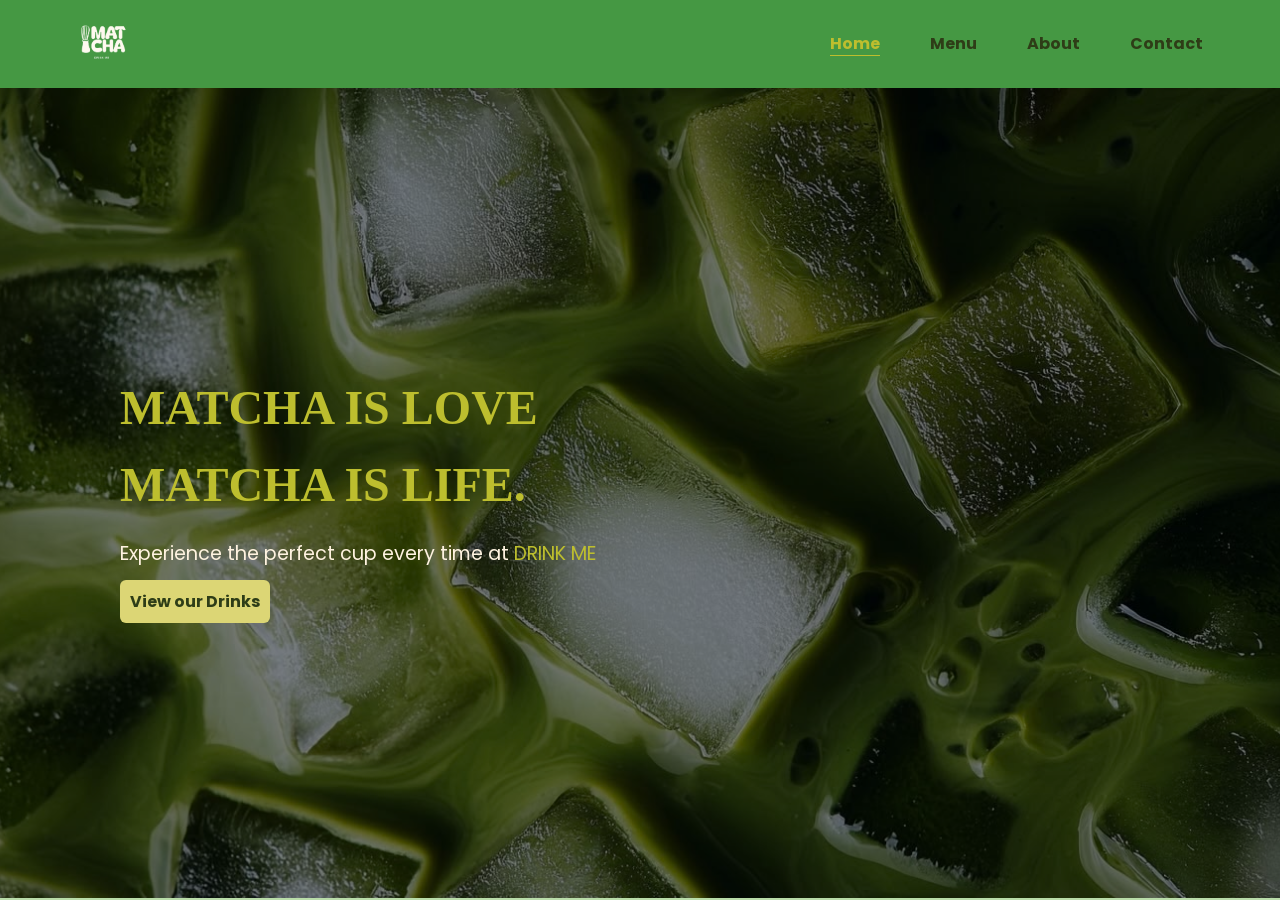
<file: index.html>
<!DOCTYPE html>
<html lang="en">

<head>
    <meta charset="UTF-8">
    <meta name="viewport" content="width=device-width, initial-scale=1.0">
    <title> Drink me </title>
    <link rel="stylesheet" href="Home.css">
    <link href="https://fonts.googleapis.com/css2?family=Playfair+Display:wght@500;700&family=Poppins:wght@300;400;500&display=swap" rel="stylesheet">
</head>
<body>
    <header>
        <nav class="navbar container">
            <div class="logo">
                <img src="logo-removebg-preview.png">
            </div>
            <ul class="nav-link">
                <li><a href="index.html" class="active"> Home </a></li>
                <li><a href="Menu.html" target="_blank"> Menu </a></li>
                <li><a href="About.html" target="_blank"> About </a></li>
                <li><a href="Contact.html" target="_blank"> Contact </a></li>
            </ul>
        </nav>
    </header>
    <section id="home" class="hero">
            <div class="hero-overlay">
                <div class="hero-text">
                    <h1> Matcha is LOVE <br> Matcha is LIFE.</h1>
                    <p> Experience the perfect cup every time at <span> Drink Me </span></p>
                    <a href="Menu.html" class="btn"> View our Drinks </a>
                </div>
            </div>
        </section>
</body>
</html>
</file>
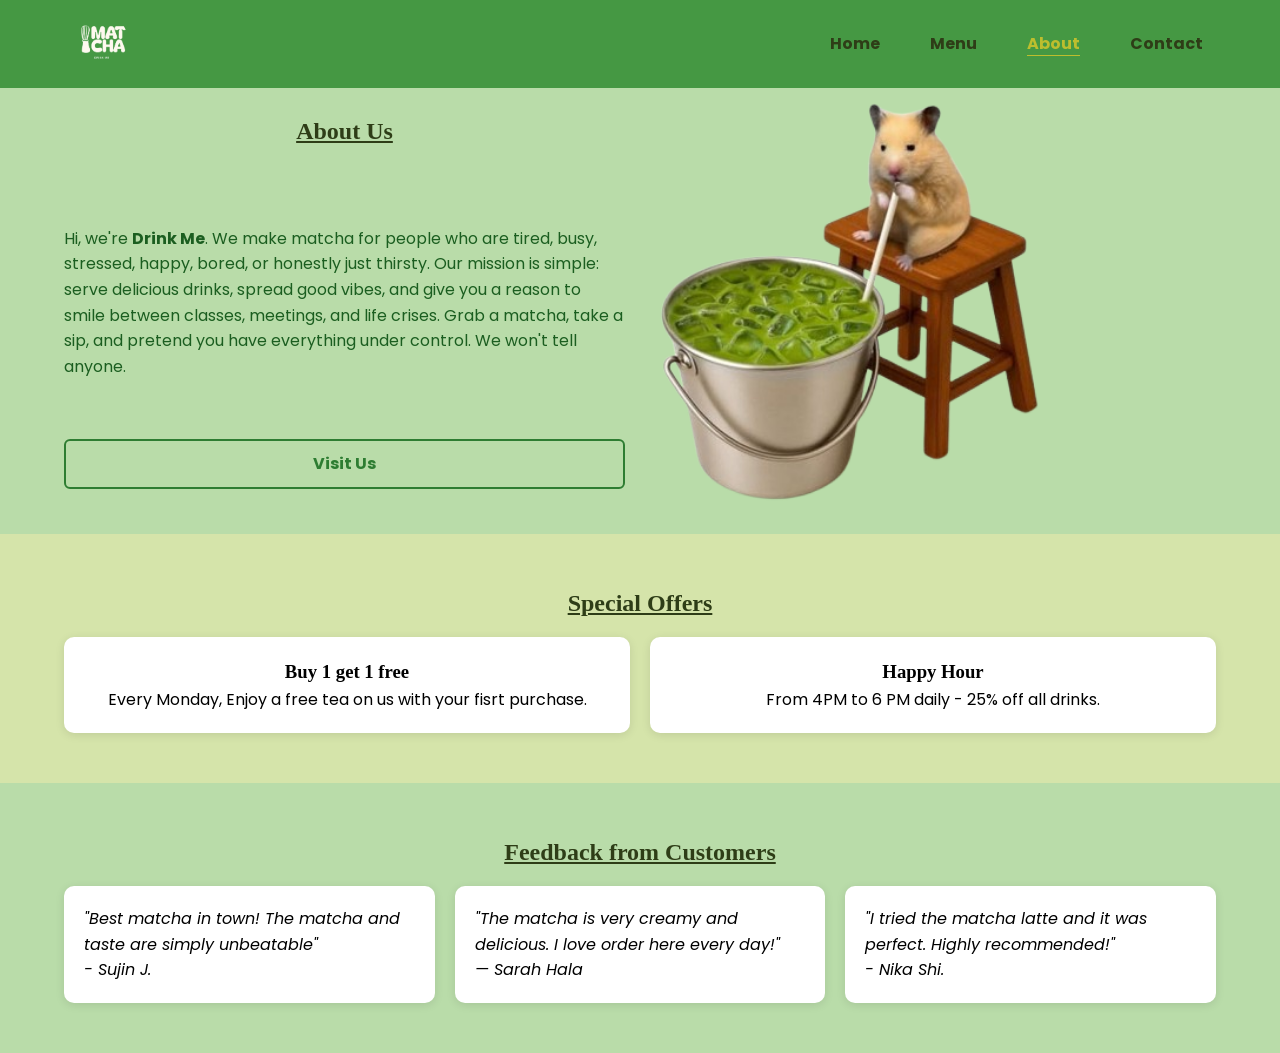
<file: About.html>
<!DOCTYPE html>
<html lang="en">

<head>
    <meta charset="UTF-8">
    <meta name="viewport" content="width=device-width, initial-scale=1.0">
    <title> About Drink me </title>
    <link rel="stylesheet" href="Home.css">
    <link href="https://fonts.googleapis.com/css2?family=Playfair+Display:wght@500;700&family=Poppins:wght@300;400;500&display=swap" rel="stylesheet">
</head>
<body>
    <header>
        <nav class="navbar container">
            <div class="logo">
                <img src="logo-removebg-preview.png">
            </div>
            <ul class="nav-link">
                <li><a href="index.html" target="_blank"> Home </a></li>
                <li><a href="Menu.html" target="_blank"> Menu </a></li>
                <li><a href="About.html" class="active"> About </a></li>
                <li><a href="Contact.html" target="_blank"> Contact </a></li>
            </ul>
        </nav>
    </header>
    <section id="about" class="about container">
            <div class="about-text">
                <h2 class="section-title"> About Us </h2>
                <p>Hi, we're <span> Drink Me</span>. We make matcha for people who are tired, busy, stressed, happy, bored, 
                    or honestly just thirsty. Our mission is simple: serve delicious drinks, spread good vibes, 
                    and give you a reason to smile between classes, meetings, and life crises. Grab a matcha, 
                    take a sip, and pretend you have everything under control. We won't tell anyone.</p>
                <a href="Contact.html" class="btn secondary-btn"> Visit Us </a>
            </div>
            <div class="about-img">
                <img src="about_us-removebg-preview.png" atl="About D-Cafe">
            </div>
        </section>
        <section id="offers" class="offers">
            <div class=" container">
                <h2 class="section-title"> Special Offers </h2>
                <div class="offers-grid">
                    <div class="offers-card"> 
                        <h3> Buy 1 get 1 free </h3>
                        <p> Every Monday, Enjoy a free tea on us with your fisrt purchase.</p>
                    </div>
                    <div class="offers-card">
                        <h3> Happy Hour</h3>
                        <p> From 4PM to 6 PM daily - 25% off all drinks.</p>
                    </div>
                </div>
            </div>
        </section>
        <section id="testimonials" class="testimonials">
            <div class="container">
                <h2 class="section-title"> Feedback from Customers  </h2>
                <div class="testimonial-grid">
                    <div class="testimonial">
                       <i><p>"Best matcha in town! The matcha and 
                           taste are simply unbeatable"</p>
                        <span> - Sujin J.</span></i>
                    </div>
                    <div class="testimonial">
                      <i><p>"The matcha is very creamy and delicious. I love order here every day!"</p>
                        <span>  — Sarah Hala </span></i>
                    </div>
                    <div class="testimonial">
                    <i><p><p>"I tried the matcha latte and it was perfect. Highly recommended!"</p>
                        <span> - Nika Shi.</span></i>
                    </div>
                </div>
            </div>

        </section>

</body>
</html>
</file>
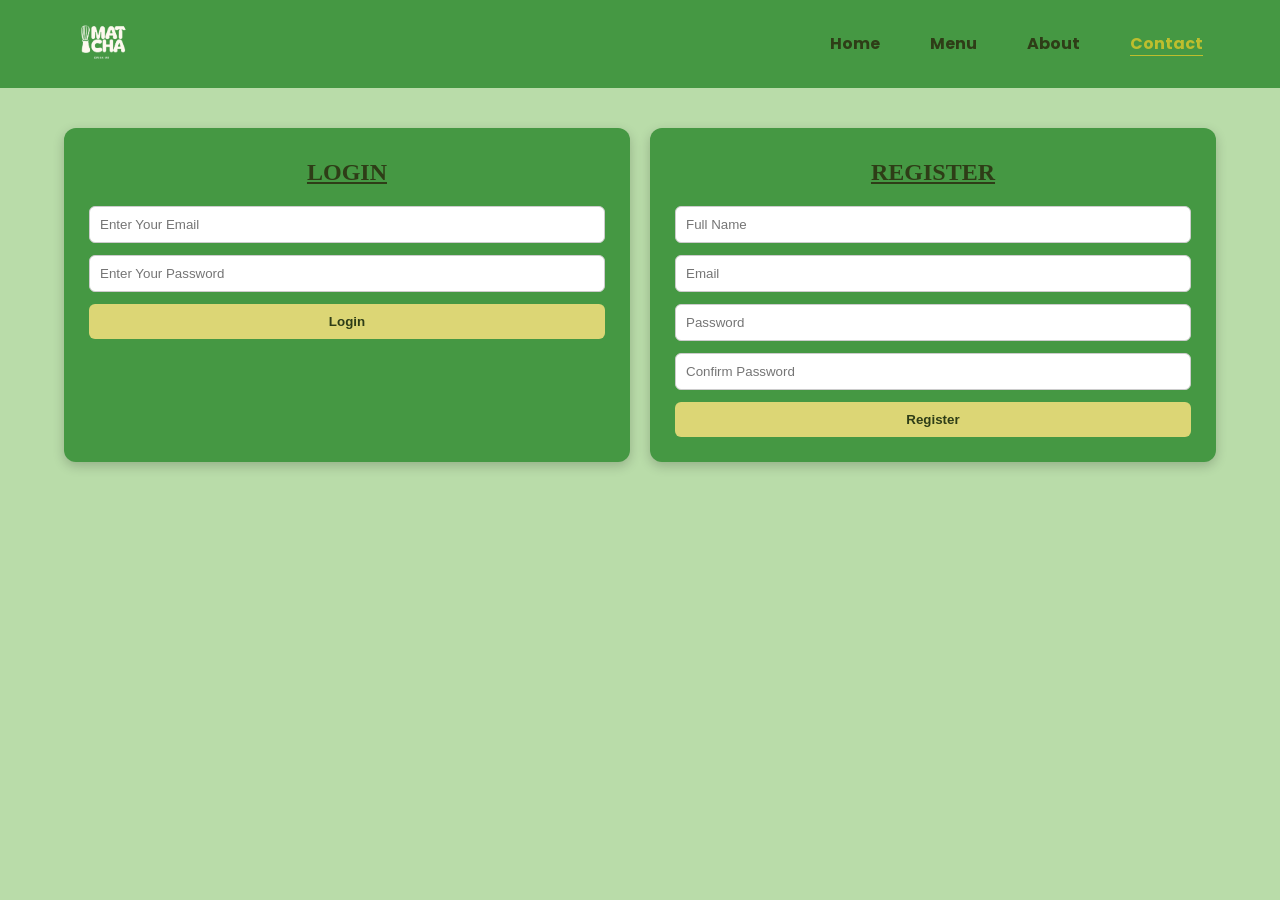
<file: Contact.html>
<!DOCTYPE html>
<html lang="en">

<head>
    <meta charset="UTF-8">
    <meta name="viewport" content="width=device-width, initial-scale=1.0">
    <title> Login Drink me </title>
    <link rel="stylesheet" href="Home.css">
    <link href="https://fonts.googleapis.com/css2?family=Playfair+Display:wght@500;700&family=Poppins:wght@300;400;500&display=swap" rel="stylesheet">
</head>
<body>
    <header>
        <nav class="navbar container">
            <div class="logo">
                <img src="logo-removebg-preview.png">
            </div>
            <ul class="nav-link">
                <li><a href="index.html" target="_blank"> Home </a></li>
                <li><a href="Menu.html" target="_blank"> Menu </a></li>
                <li><a href="About.html" target="_blank"> About </a></li>
                <li><a href="Contact.html" class="active"> Contact </a></li>
            </ul>
        </nav>
    </header>
    <section class="auth container">

    <!-- LOGIN -->
    <div class="auth-box login">
        <h2 class="section-title">LOGIN</h2>

        <form>
            <input type="email" placeholder="Enter Your Email" required>
            <input type="password" placeholder="Enter Your Password" required>
            <button type="submit" class="btn">Login</button>
        </form>
    </div>

    <!-- REGISTER -->
    <div class="auth-box register">
        <h2 class="section-title">REGISTER</h2>

        <form>
            <input type="text" placeholder="Full Name" required>
            <input type="email" placeholder="Email" required>
            <input type="password" placeholder="Password" required>
            <input type="password" placeholder="Confirm Password" required>
            <button type="submit" class="btn">Register</button>
        </form>
    </div>
</section>

</body>
</html>
</file>
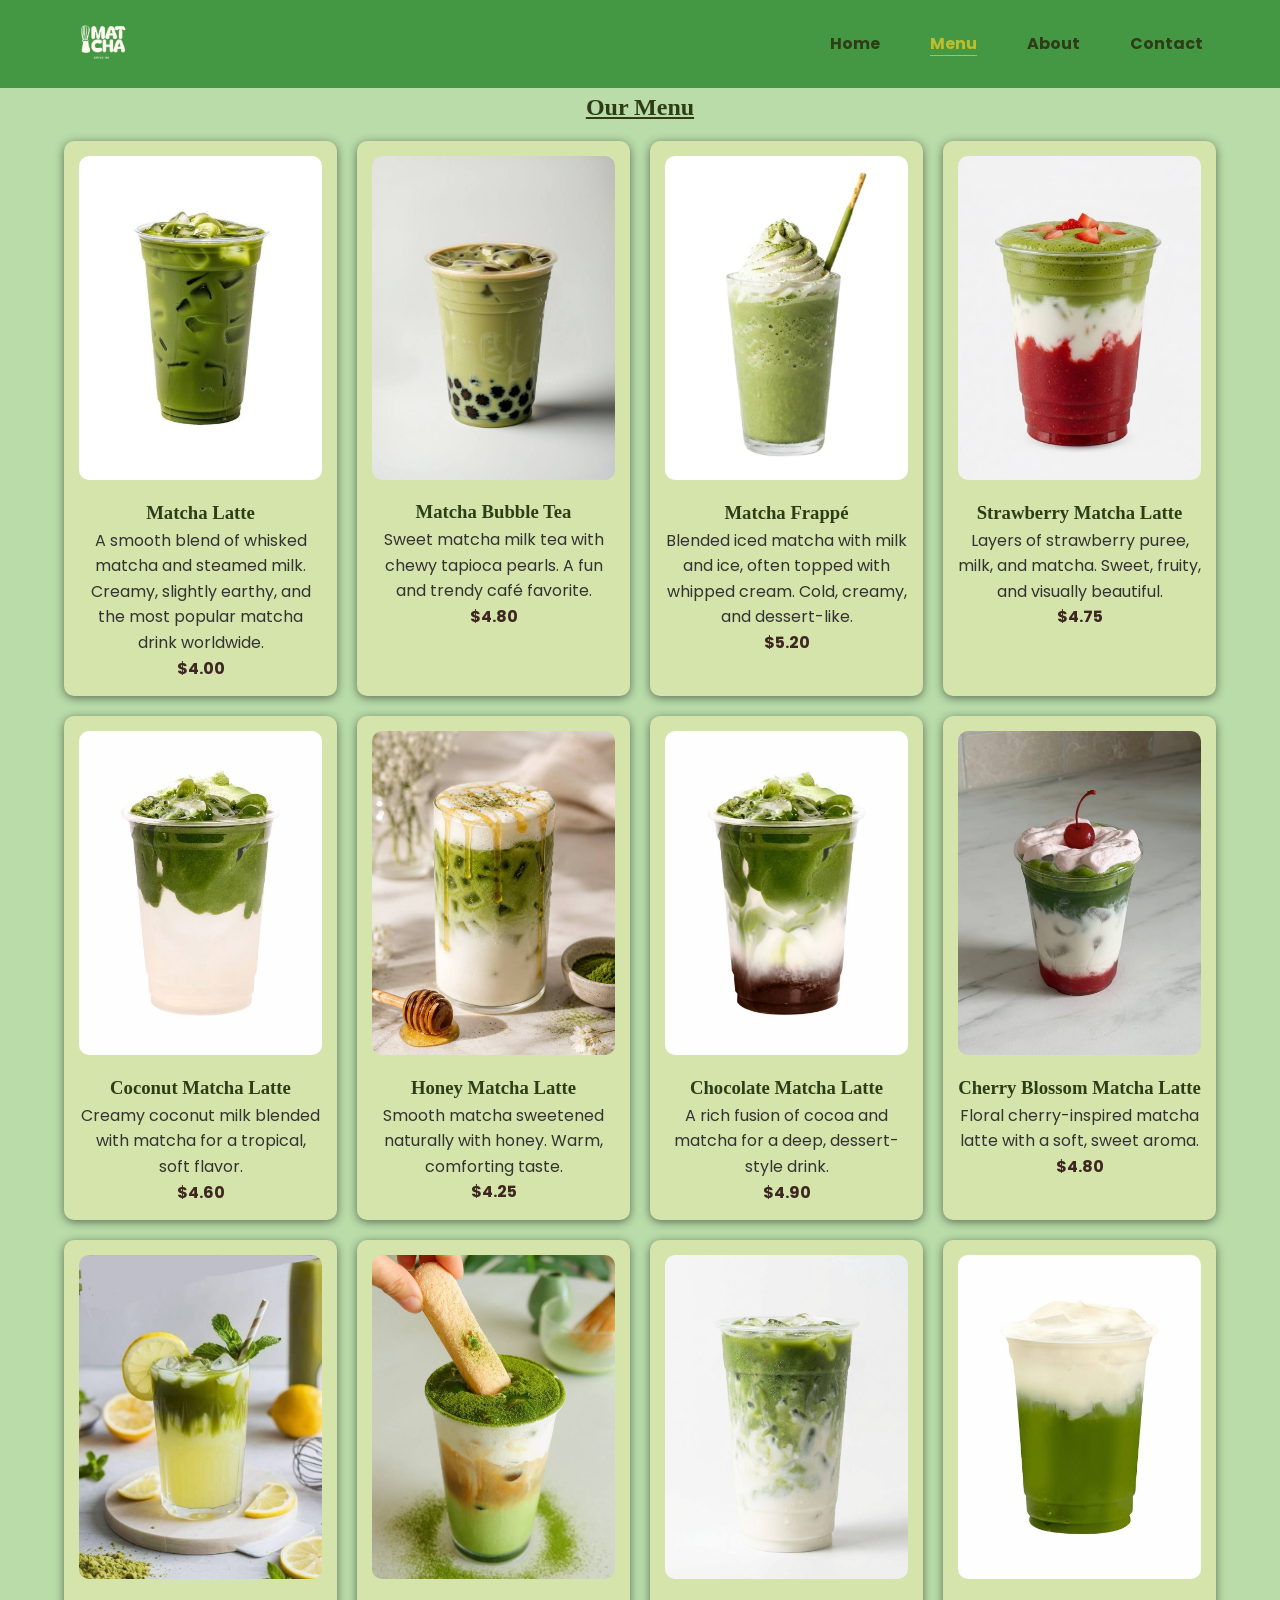
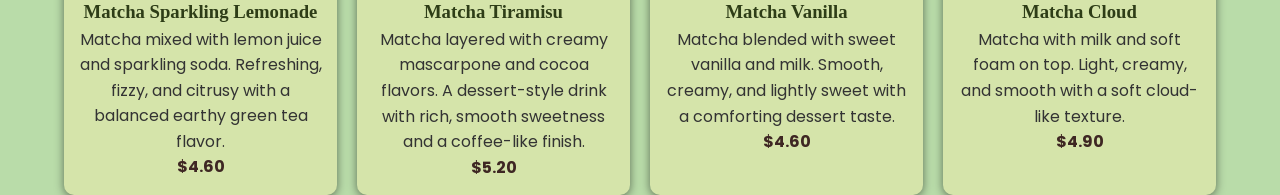
<file: Menu.html>
<!DOCTYPE html>
<html lang="en">

<head>
    <meta charset="UTF-8">
    <meta name="viewport" content="width=device-width, initial-scale=1.0">
    <title> Menu Drink <menu></menu></title>
    <link rel="stylesheet" href="Home.css">
    <link href="https://fonts.googleapis.com/css2?family=Playfair+Display:wght@500;700&family=Poppins:wght@300;400;500&display=swap" rel="stylesheet">
</head>
<body>
    <header>
        <nav class="navbar container">
            <div class="logo">
                <img src="logo-removebg-preview.png">
            </div>
            <ul class="nav-link">
                <li><a href="index.html" target="_blank"> Home </a></li>
                <li><a href="Menu.html" class="active"> Menu </a></li>
                <li><a href="About.html" target="_blank"> About </a></li>
                <li><a href="Contact.html" target="_blank"> Contact </a></li>
            </ul>
        </nav>
    </header>
    <section id="menu" class="menu container">
        <h2 class="section-title"> Our Menu </h2>
        <div class="menu-grid">
            <div class="menu-item">
                <img src="latte.jpg" >
                <h3> Matcha Latte </h3>
                <p> A smooth blend of whisked matcha and steamed milk. Creamy, slightly earthy, and the most popular matcha drink worldwide. </p>
                <span> $4.00</span>
            </div>
            <div class="menu-item">
                <img src="buble.jpg" >
                <h3> Matcha Bubble Tea </h3>
                <p>Sweet matcha milk tea with chewy tapioca pearls. A fun and trendy café favorite. </p>
                <span> $4.80 </span>
            </div>
            <div class="menu-item">
                <img src="frap.jpg" >
                <h3> Matcha Frappé</h3>
                <p> Blended iced matcha with milk and ice, often topped with whipped cream. Cold, creamy, and dessert-like.</p>
                <span> $5.20 </span>
            </div>
            <div class="menu-item">
                <img src="srab.jpg" >
                <h3> Strawberry Matcha Latte </h3>
                <p> Layers of strawberry puree, milk, and matcha. Sweet, fruity, and visually beautiful. </p>
                <span> $4.75 </span>
            </div>
            <div class="menu-item">
                <img src="coco.jpg" >
                <h3> Coconut Matcha Latte </h3>
                <p> Creamy coconut milk blended with matcha for a tropical, soft flavor.</p>
                <span> $4.60 </span>
            </div>
            <div class="menu-item">
                <img src="honey.jpg" >
                <h3> Honey Matcha Latte </h3>
                <p> Smooth matcha sweetened naturally with honey. Warm, comforting taste.</p>
                <span> $4.25 </span>
            </div>
            <div class="menu-item">
                <img src="choco.jpg" >
                <h3> Chocolate Matcha Latte </h3>
                <p> A rich fusion of cocoa and matcha for a deep, dessert-style drink.</p>
                <span> $4.90 </span>
            </div>
            <div class="menu-item">
                <img src="cherry.jpg" >
                <h3> Cherry Blossom Matcha Latte </h3>
                <p> Floral cherry-inspired matcha latte with a soft, sweet aroma. </p>
                <span> $4.80 </span>
            </div>
            <div class="menu-item">
                <img src="lemon.jpg" >
                <h3> Matcha Sparkling Lemonade </h3>
                <p>Matcha mixed with lemon juice and sparkling soda. Refreshing, fizzy, and citrusy with a balanced earthy green tea flavor.</p>
                <span> $4.60 </span>
            </div>
            <div class="menu-item">
                <img src="tira.jpg" >
                <h3> Matcha Tiramisu </h3>
                <p> Matcha layered with creamy mascarpone and cocoa flavors. A dessert-style drink with rich, smooth sweetness and a coffee-like finish.</p>
                <span> $5.20 </span>
            </div>
            <div class="menu-item">
                <img src="vani.jpg" >
                <h3> Matcha Vanilla </h3>
                <p> Matcha blended with sweet vanilla and milk. Smooth, creamy, and lightly sweet with a comforting dessert taste. </p>
                <span> $4.60 </span>
            </div>
            <div class="menu-item">
                <img src="cloud.jpg" >
                <h3> Matcha Cloud </h3>
                <p> Matcha with milk and soft foam on top. Light, creamy, and smooth with a soft cloud-like texture. </p>
                <span> $4.90</span>
            </div>
        </div>

    </section>
</body>
</html>
</file>
<file: Home.css>
* {
    margin: 0;
    padding: 0;
    box-sizing: border-box;
}
body{
    font-family: 'Poppins', sans-serif;
    line-height: 1.6;
    color: black;
    background-color:#B9DCA9;
}
h1,h2,h3{
    font-family: 'Cormorant Garamond', serif;
    color: #BDBE2E;
}
p{
    color: #fff3e0;
}
.container{
    width:90%;
    max-width:1200px;
    margin:auto;
}
header{
    background: #459843;
    padding:15px;
    position:sticky;
    top:0;
    z-index:1000;
}
.navbar{
    display:flex;
    justify-content:space-between;
    align-items: center;
}
.logo img {
    width:50px;
    height: 50px;
    border-radius: 50%;
}
.nav-link{
    display: flex;
    list-style: none;
}
.nav-link li{
    margin-left: 50px;
}
.nav-link a{
    text-decoration: none;
    color: #2e3d17;
    font-weight: bold;
    transition: color 0.3;
}
.nav-link a:hover,.nav-link .active{
    color: #BDBE2E;
    border-bottom: 1px solid #BDBE2E;
}
.hero{
    height: 90vh;
    background: url(covermatcha.JPG) center/cover no-repeat;
    position: relative;
}
.hero-overlay{
    background: rgba(0, 0, 0, 0.5);
    height:100%;
    display: flex;
    justify-content:flex-start;
    align-items: center;
    padding-left: 120px;
    color: white;
    
}
.hero-text h1{
    font-size: 3rem;
    margin-bottom: 15px;
    text-transform: uppercase;
}
.register-text{
    text-align: center;
    color: #3e2723;
    margin-top: 10px;
}

.register-text a{
    text-decoration: none;
    font-weight: bold;
    color: #2E7D32;
}

.register-text a:hover{
    text-decoration: underline;
}
.hero-text p{
    font-size: 1.2rem;
    margin-bottom: 20px;
}
.hero-text span{
    color: #BDBE2E;
    font-width: bold;
    text-transform: uppercase;
}
.btn{
    padding: 10px;
    border: none;
    border-radius: 6px;
    background: #dcd675;
    color:  #2e3d17;
    font-weight: bold;
    cursor: pointer;
    transition: 0.3s;
    text-decoration: none;
}
.btn:hover{
    background: #BDBE2E;
    transform: translateY(-2px);
    text-decoration: none;
}
.section-title{
    text-align: center;
    margin-bottom: 15px;
    color: #2e3d17;
    text-decoration: underline;
}
.menu-grid{
    display: grid;
    grid-template-columns: repeat(auto-fit, minmax(250px, 1fr));
    gap:20px;
}
.menu-item h3{
    color: #2e3d17;
}
.menu-item{
    background: #d5e4aa;
    border-radius: 10px;
    padding: 15px;
    text-align:center;
    box-shadow: 0 2px 10px rgba(0,0,0,0.5);
    transition: transform 0.3s;
}
.menu-item img {
    width: 100%;
    border-radius: 10px;
    margin-bottom: 10px;

}
.menu-item:hover{
    transform: scale(1.05);
}
.menu-item p{
    color: #333333;
    font-family: Arial, sans-serif;
    text-align: center;
}
.menu-item span{
    color: #3e2723;
    font-weight: bold;
}
.about {
    display: flex;
    flex-wrap: wrap;
    gap:30px;
    align-items: center;
}
.about-text{
    flex: 1;
    display: flex;
    flex-direction: column;
    gap:60px;
}
.about-text p{
    color: #1B5E20;
    font-family: Arial, sans-serif;
}
.about-text a{
    text-align: center;
}
.about-text span{
    font-weight: bold;
}
.about-img{
    flex:1;
}
.about-img img{
    width: 70%;
    border-radius: 10px;
}
.secondary-btn{
    background: transparent;
    border: 2px solid #2E7D32;
    color:#2E7D32;
}
.secondary-btn:hover{
    background: #2E7D32;
    color: #3e2723;
}
#about{
    margin-bottom: 20px;
}
.offers{
    background: #d5e4aa;
    padding:50px 0;
}
.offers-grid{
    display:grid;
    grid-template-columns: repeat(auto-fit,minmax(250px, 1fr));
    gap:20px;
}
.offers-card{
    background: white;
    padding:  20px;
    text-align: center;
    border-radius: 10px;
    box-shadow: 0 2px 10px rgba(0,0,0,0.1);
    transition: transform 0.3s;
}
.offers h3,
.offers p{
    color: black;
    text-align: center;
    justify-content: center;
}
    
.offers-card:hover{
    cursor: pointer;
    transform: translateY(5px);
}
.testimonials{
    padding: 50px 0;
}
.testimonial-grid{
    display: grid;
    grid-template-columns: repeat(auto-fit,minmax(250px, 1fr));
    gap:20px;
}
.testimonial{
    background: white;
    padding:20px;
    border-radius: 10px;
    box-shadow: 0 2px 10px rgba(0,0,0,0.1);

}

.testimonial p,
.testimonial span{
    color: black;
}

.auth{
    display: flex;
    justify-content: space-between;
    gap: 20px;
    flex-wrap: wrap;
    margin-top: 40px;
}

/* EACH BOX */
.auth-box{
    flex: 1;
    min-width: 280px;
    padding: 25px;
    border-radius: 12px;
    box-shadow: 0 4px 12px rgba(0,0,0,0.2);
}
.register{
    background: #459843;
}


.login{
    background: #459843;
}

.auth-box form{
    display: grid;
    gap: 12px;
}

.auth-box input{
    width: 100%;
    padding: 10px;
    border-radius: 6px;
    border: 1px solid #ccc;
    outline: none;
}
@media only screen and (max-width: 600px){

}
@media only screen and (max-width: 600px) and (max-width: 900px){

}
@media only screen and (max-width: 900px){

}
.menu-item p,
.about-text p,
.offers-card p,
.testimonial p{
    font-family: 'Poppins', sans-serif;
    font-size: 1rem;
}
</file>
